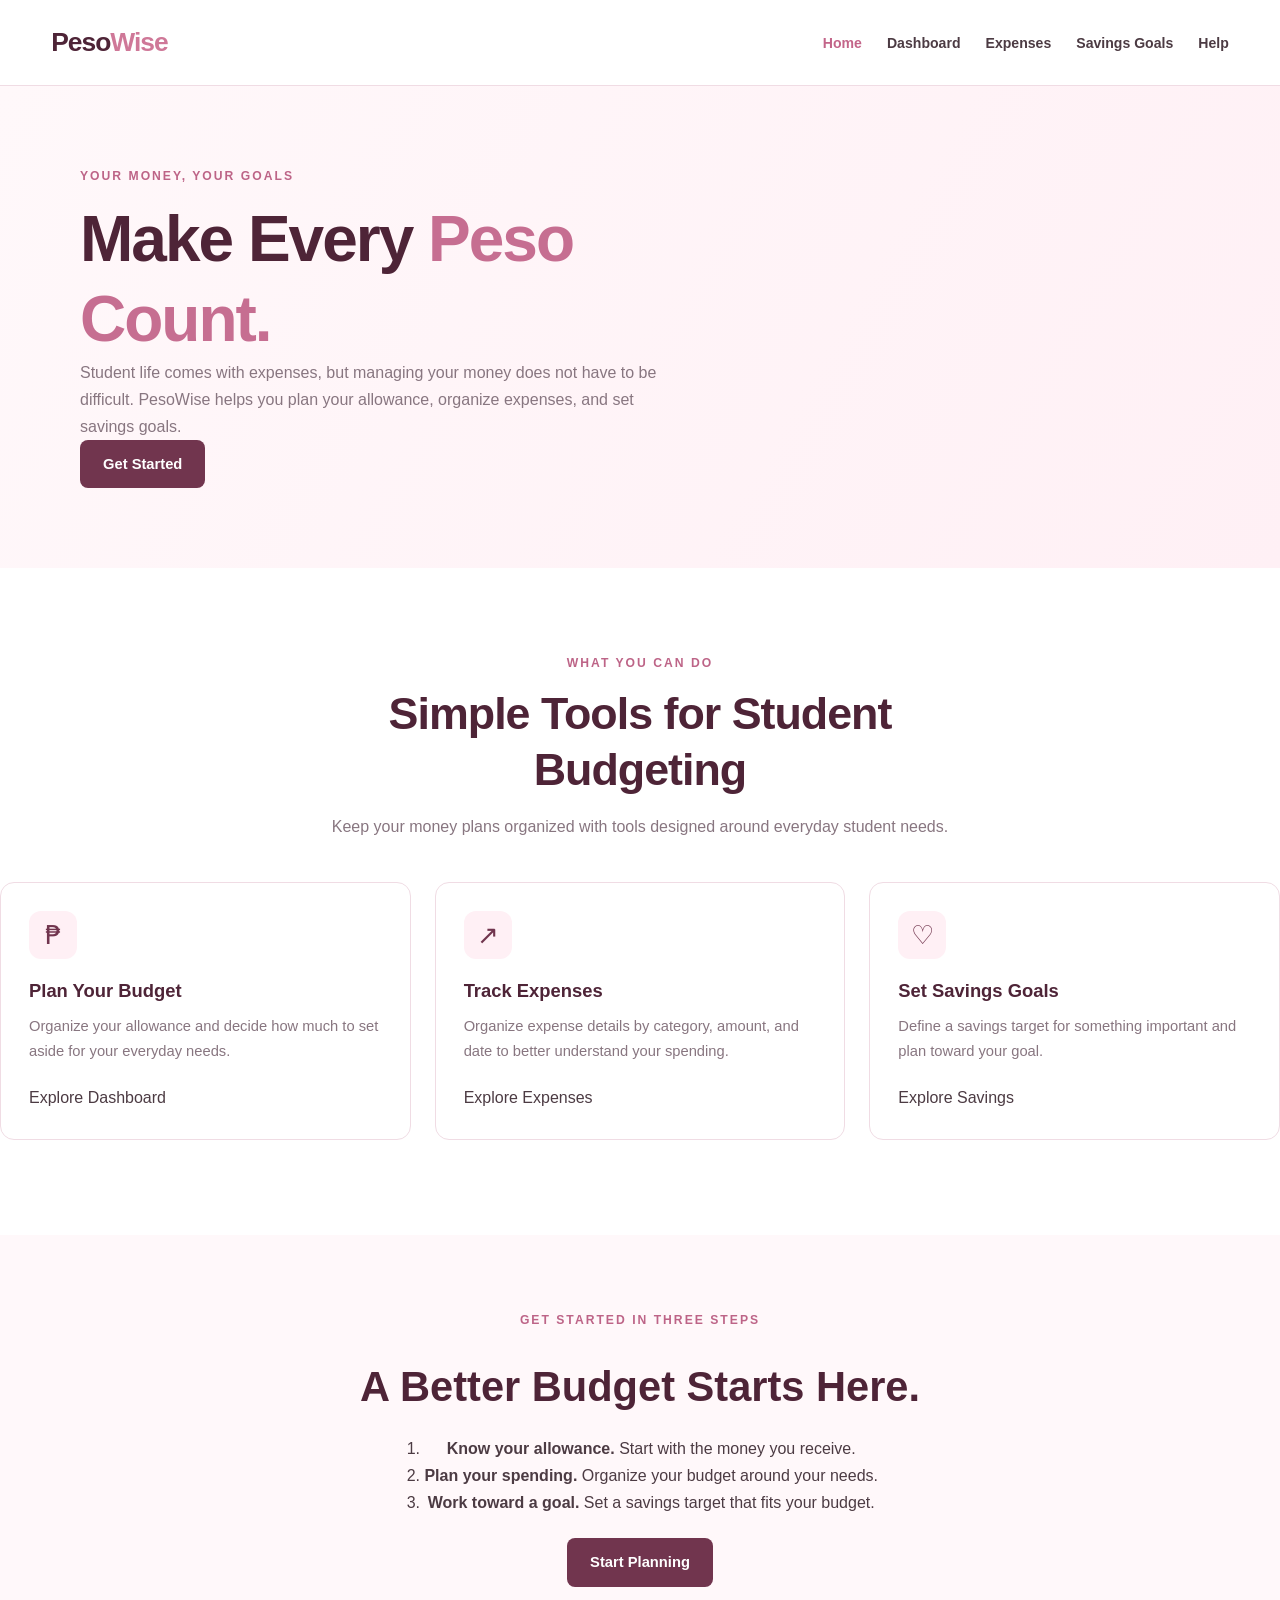
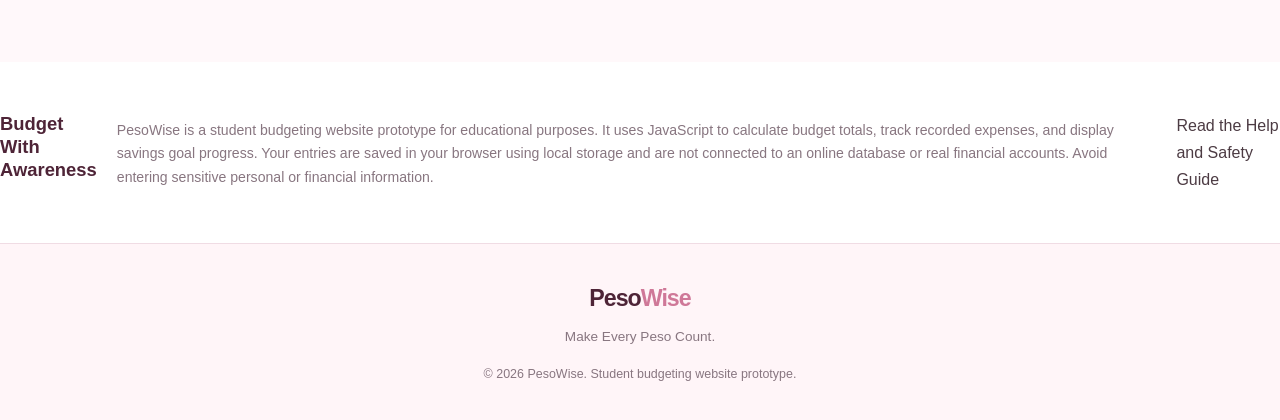
<file: index.html>
<!DOCTYPE html>
<html lang="en">
<head>
    <meta charset="UTF-8">
    <meta name="viewport" content="width=device-width, initial-scale=1.0">
    <meta name="description" content="Manage your allowance, track expenses, and plan savings with PesoWise.">
    <title>Home | PesoWise</title>
    <link rel="stylesheet" href="style.css">
</head>
<body>

    <header class="site-header">
        <nav class="navbar" aria-label="Main navigation">
            <a href="index.html" class="logo">Peso<span>Wise</span></a>

            <ul class="nav-links">
                <li><a href="index.html" aria-current="page">Home</a></li>
                <li><a href="dashboard.html">Dashboard</a></li>
                <li><a href="transactions.html">Expenses</a></li>
                <li><a href="savings.html">Savings Goals</a></li>
                <li><a href="confirmation.html">Help</a></li>
            </ul>
        </nav>
    </header>

    <main>

        <section class="hero">
            <div class="hero-content">
                <p class="eyebrow">YOUR MONEY, YOUR GOALS</p>
                <h1>Make Every <span>Peso Count.</span></h1>
                <p>
                    Student life comes with expenses, but managing your
                    money does not have to be difficult. PesoWise helps
                    you plan your allowance, organize expenses, and set
                    savings goals.
                </p>
                <a href="dashboard.html" class="button button-primary">
                    Get Started
                </a>
            </div>
        </section>

        <section class="features">
            <div class="section-heading">
                <p class="eyebrow">WHAT YOU CAN DO</p>
                <h2>Simple Tools for Student Budgeting</h2>
                <p>
                    Keep your money plans organized with tools designed
                    around everyday student needs.
                </p>
            </div>

            <div class="feature-grid">
                <article class="feature-card">
                    <div class="feature-icon" aria-hidden="true">₱</div>
                    <h3>Plan Your Budget</h3>
                    <p>
                        Organize your allowance and decide how much to
                        set aside for your everyday needs.
                    </p>
                    <a href="dashboard.html">Explore Dashboard</a>
                </article>

                <article class="feature-card">
                    <div class="feature-icon" aria-hidden="true">↗</div>
                    <h3>Track Expenses</h3>
                    <p>
                        Organize expense details by category, amount,
                        and date to better understand your spending.
                    </p>
                    <a href="transactions.html">Explore Expenses</a>
                </article>

                <article class="feature-card">
                    <div class="feature-icon" aria-hidden="true">♡</div>
                    <h3>Set Savings Goals</h3>
                    <p>
                        Define a savings target for something important
                        and plan toward your goal.
                    </p>
                    <a href="savings.html">Explore Savings</a>
                </article>
            </div>
        </section>

        <section class="getting-started">
            <div class="getting-started-content">
                <p class="eyebrow">GET STARTED IN THREE STEPS</p>
                <h2>A Better Budget Starts Here.</h2>

                <ol>
                    <li>
                        <strong>Know your allowance.</strong>
                        Start with the money you receive.
                    </li>
                    <li>
                        <strong>Plan your spending.</strong>
                        Organize your budget around your needs.
                    </li>
                    <li>
                        <strong>Work toward a goal.</strong>
                        Set a savings target that fits your budget.
                    </li>
                </ol>

                <a href="dashboard.html" class="button button-primary">
                    Start Planning
                </a>
            </div>
        </section>

        <section class="privacy-note">
            <h2>Budget With Awareness</h2>
            <p>
                PesoWise is a student budgeting website prototype for
                educational purposes. It uses JavaScript to calculate
                budget totals, track recorded expenses, and display
                savings goal progress. Your entries are saved in your
                browser using local storage and are not connected to
                an online database or real financial accounts.
                Avoid entering sensitive personal or financial information.
            </p>
            <a href="confirmation.html">Read the Help and Safety Guide</a>
        </section>

    </main>

    <footer class="site-footer">
        <a href="index.html" class="logo">Peso<span>Wise</span></a>
        <p>Make Every Peso Count.</p>
        <p class="copyright">
            &copy; 2026 PesoWise. Student budgeting website prototype.
        </p>
    </footer>

    <script src="script.js"></script>

</body>
</html>
</file>
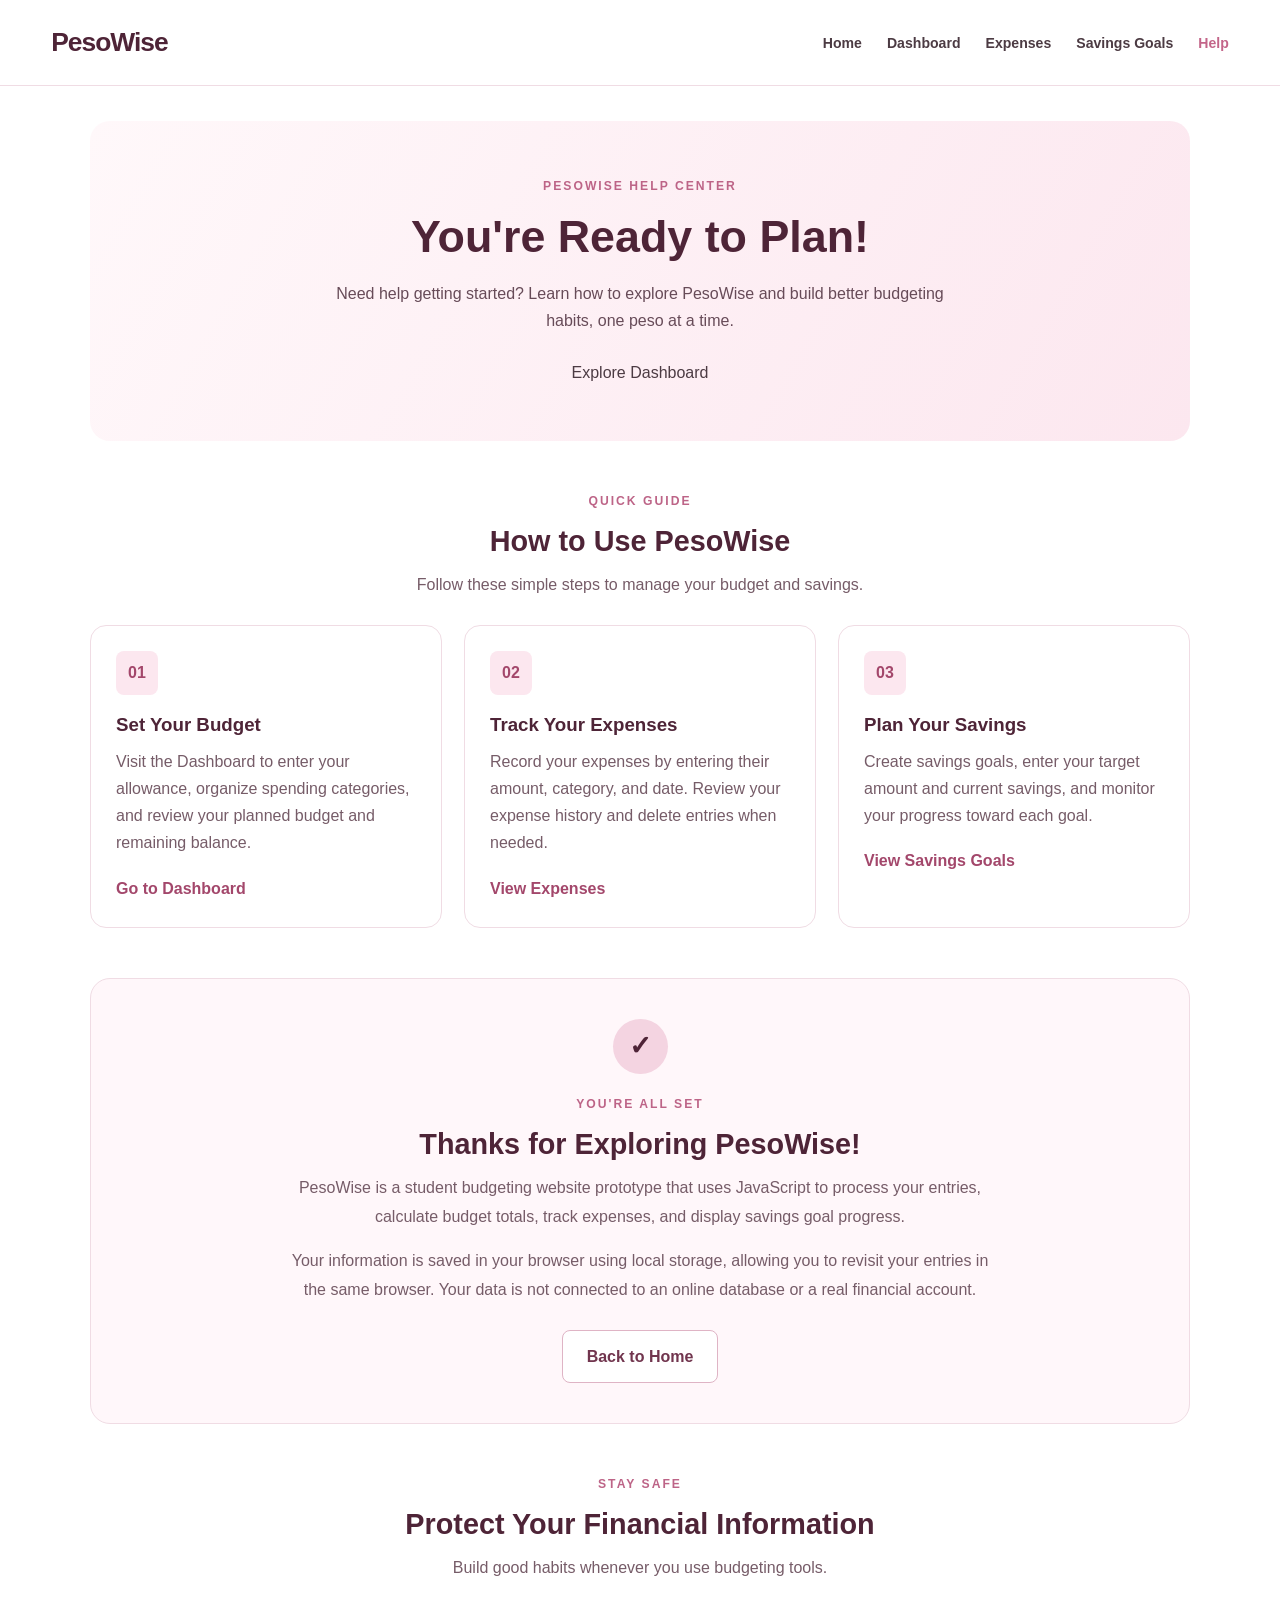
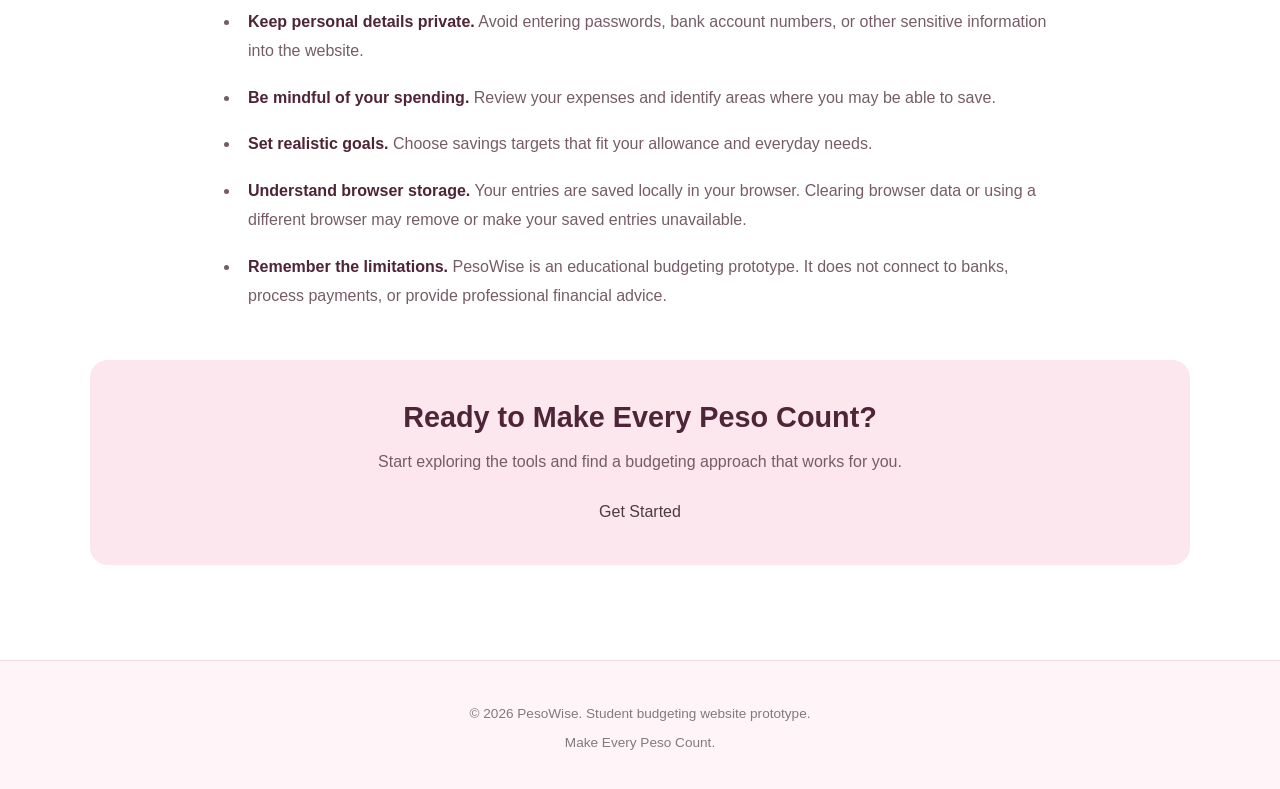
<file: confirmation.html>
<!DOCTYPE html>
<html lang="en">
<head>
    <meta charset="UTF-8">
    <meta name="viewport" content="width=device-width, initial-scale=1.0">
    <meta name="description" content="Learn how to use PesoWise to manage your allowance, expenses, and savings goals.">
    <title>Help and Information | PesoWise</title>
    <link rel="stylesheet" href="style.css">
</head>
<body class="help-page">

    <header class="site-header">
        <nav class="navbar" aria-label="Main navigation">
            <a href="index.html" class="logo">PesoWise</a>

            <ul class="nav-links">
                <li><a href="index.html">Home</a></li>
                <li><a href="dashboard.html">Dashboard</a></li>
                <li><a href="transactions.html">Expenses</a></li>
                <li><a href="savings.html">Savings Goals</a></li>
                <li><a href="confirmation.html" class="active" aria-current="page">Help</a></li>
            </ul>
        </nav>
    </header>

    <main class="help-container">

        <section class="help-hero">
            <p class="section-label">PESOWISE HELP CENTER</p>
            <h1>You're Ready to Plan!</h1>
            <p>
                Need help getting started? Learn how to explore PesoWise
                and build better budgeting habits, one peso at a time.
            </p>
            <a href="dashboard.html" class="primary-button">Explore Dashboard</a>
        </section>

        <section class="help-section">
            <div class="section-heading">
                <p class="section-label">QUICK GUIDE</p>
                <h2>How to Use PesoWise</h2>
                <p>Follow these simple steps to manage your budget and savings.</p>
            </div>

            <div class="help-cards">
                <article class="help-card">
                    <span class="help-number">01</span>
                    <h3>Set Your Budget</h3>
                    <p>
                        Visit the Dashboard to enter your allowance,
                        organize spending categories, and review your
                        planned budget and remaining balance.
                    </p>
                    <a href="dashboard.html">Go to Dashboard</a>
                </article>

                <article class="help-card">
                    <span class="help-number">02</span>
                    <h3>Track Your Expenses</h3>
                    <p>
                        Record your expenses by entering their amount,
                        category, and date. Review your expense history
                        and delete entries when needed.
                    </p>
                    <a href="transactions.html">View Expenses</a>
                </article>

                <article class="help-card">
                    <span class="help-number">03</span>
                    <h3>Plan Your Savings</h3>
                    <p>
                        Create savings goals, enter your target amount
                        and current savings, and monitor your progress
                        toward each goal.
                    </p>
                    <a href="savings.html">View Savings Goals</a>
                </article>
            </div>
        </section>

        <section class="confirmation-panel">
            <div class="confirmation-icon" aria-hidden="true">✓</div>
            <p class="section-label">YOU'RE ALL SET</p>
            <h2>Thanks for Exploring PesoWise!</h2>
            <p>
                PesoWise is a student budgeting website prototype that
                uses JavaScript to process your entries, calculate
                budget totals, track expenses, and display savings goal
                progress.
            </p>
            <p>
                Your information is saved in your browser using local
                storage, allowing you to revisit your entries in the
                same browser. Your data is not connected to an online
                database or a real financial account.
            </p>
            <a href="index.html" class="secondary-button">Back to Home</a>
        </section>

        <section class="privacy-section">
            <div class="section-heading">
                <p class="section-label">STAY SAFE</p>
                <h2>Protect Your Financial Information</h2>
                <p>Build good habits whenever you use budgeting tools.</p>
            </div>

            <ul class="privacy-list">
                <li>
                    <strong>Keep personal details private.</strong>
                    Avoid entering passwords, bank account numbers, or
                    other sensitive information into the website.
                </li>
                <li>
                    <strong>Be mindful of your spending.</strong>
                    Review your expenses and identify areas where you
                    may be able to save.
                </li>
                <li>
                    <strong>Set realistic goals.</strong>
                    Choose savings targets that fit your allowance
                    and everyday needs.
                </li>
                <li>
                    <strong>Understand browser storage.</strong>
                    Your entries are saved locally in your browser.
                    Clearing browser data or using a different browser
                    may remove or make your saved entries unavailable.
                </li>
                <li>
                    <strong>Remember the limitations.</strong>
                    PesoWise is an educational budgeting prototype.
                    It does not connect to banks, process payments,
                    or provide professional financial advice.
                </li>
            </ul>
        </section>

        <section class="help-footer-cta">
            <h2>Ready to Make Every Peso Count?</h2>
            <p>
                Start exploring the tools and find a budgeting approach
                that works for you.
            </p>
            <a href="dashboard.html" class="primary-button">Get Started</a>
        </section>

    </main>

    <footer class="site-footer">
        <p>&copy; 2026 PesoWise. Student budgeting website prototype.</p>
        <p>Make Every Peso Count.</p>
    </footer>

    <script src="script.js"></script>

</body>
</html>
</file>
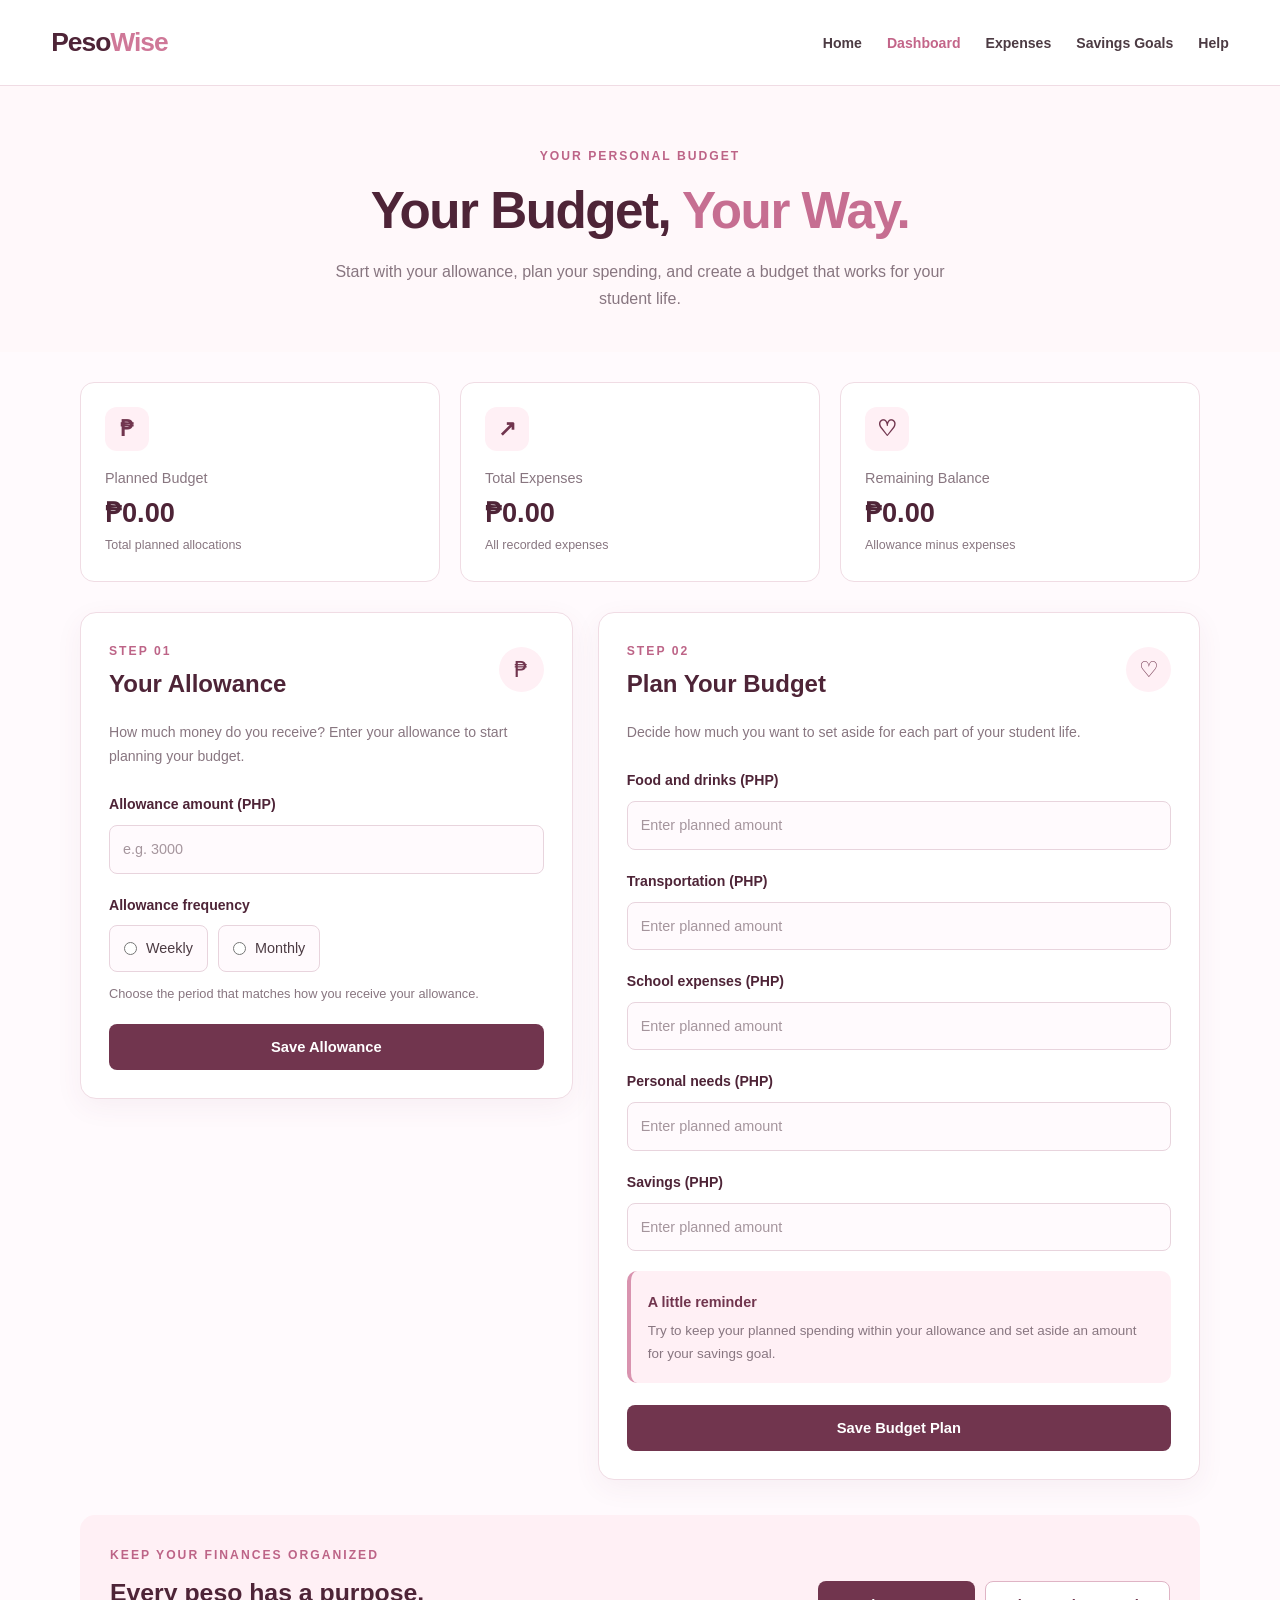
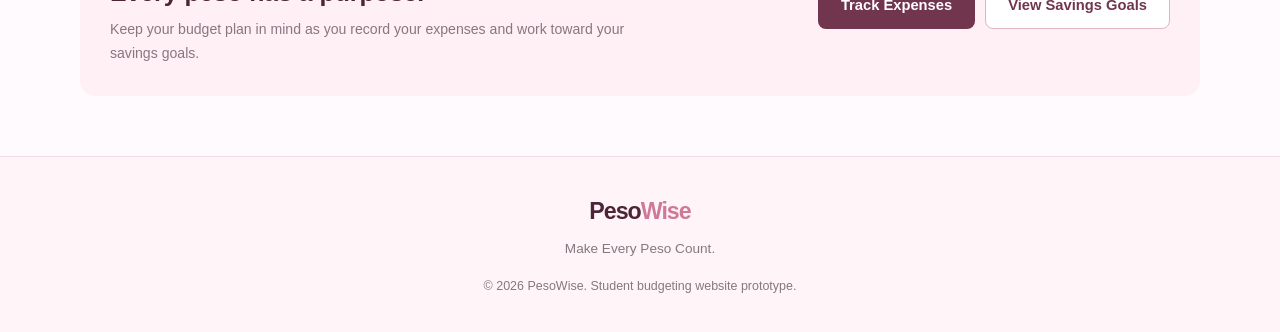
<file: dashboard.html>
<!DOCTYPE html>
<html lang="en">
<head>
    <meta charset="UTF-8">
    <meta name="viewport" content="width=device-width, initial-scale=1.0">
    <meta name="description" content="Plan your allowance and organize your budget with PesoWise.">
    <title>Budget Dashboard | PesoWise</title>
    <link rel="stylesheet" href="style.css">
</head>
<body>

    <header class="site-header">
        <nav class="navbar" aria-label="Main navigation">
            <a href="index.html" class="logo">Peso<span>Wise</span></a>

            <ul class="nav-links">
                <li><a href="index.html">Home</a></li>
                <li><a href="dashboard.html" aria-current="page">Dashboard</a></li>
                <li><a href="transactions.html">Expenses</a></li>
                <li><a href="savings.html">Savings Goals</a></li>
                <li><a href="confirmation.html">Help</a></li>
            </ul>
        </nav>
    </header>

    <main class="dashboard-page">

        <section class="dashboard-intro">
            <p class="eyebrow">YOUR PERSONAL BUDGET</p>
            <h1>Your Budget, <span>Your Way.</span></h1>
            <p>
                Start with your allowance, plan your spending,
                and create a budget that works for your student life.
            </p>
        </section>

        <section class="budget-overview" aria-label="Budget overview">
            <article class="overview-card">
                <div class="overview-icon" aria-hidden="true">₱</div>
                <p>Planned Budget</p>
                <h2>₱ —</h2>
                <span>Enter your budget below</span>
            </article>

            <article class="overview-card">
                <div class="overview-icon" aria-hidden="true">↗</div>
                <p>Total Expenses</p>
                <h2>₱ —</h2>
                <span>All recorded expenses</span>
            </article>

            <article class="overview-card">
                <div class="overview-icon" aria-hidden="true">♡</div>
                <p>Remaining Balance</p>
                <h2>₱ —</h2>
                <span>Allowance minus recorded expenses</span>
            </article>
        </section>

        <div class="dashboard-layout">

            <section class="dashboard-panel allowance-panel">
                <div class="panel-heading">
                    <div>
                        <p class="eyebrow">STEP 01</p>
                        <h2>Your Allowance</h2>
                    </div>
                    <span class="panel-symbol" aria-hidden="true">₱</span>
                </div>

                <p class="panel-description">
                    How much money do you receive? Enter your allowance
                    to start planning your budget.
                </p>

                <form id="allowance-form">
                    <div class="form-group">
                        <label for="allowance">Allowance amount (PHP)</label>
                        <input
                            type="number"
                            id="allowance"
                            name="allowance"
                            min="0"
                            step="0.01"
                            placeholder="e.g. 3000"
                            required
                        >
                    </div>

                    <fieldset class="form-group">
                        <legend>Allowance frequency</legend>

                        <div class="choice-group">
                            <label class="choice-option">
                                <input
                                    type="radio"
                                    name="frequency"
                                    value="weekly"
                                    required
                                >
                                Weekly
                            </label>

                            <label class="choice-option">
                                <input
                                    type="radio"
                                    name="frequency"
                                    value="monthly"
                                >
                                Monthly
                            </label>
                        </div>
                    </fieldset>

                    <p class="form-hint">
                        Choose the period that matches how you receive
                        your allowance.
                    </p>

                    <button type="submit" class="button button-primary">
                        Save Allowance
                    </button>
                </form>
            </section>

            <section class="dashboard-panel category-panel">
                <div class="panel-heading">
                    <div>
                        <p class="eyebrow">STEP 02</p>
                        <h2>Plan Your Budget</h2>
                    </div>
                    <span class="panel-symbol" aria-hidden="true">♡</span>
                </div>

                <p class="panel-description">
                    Decide how much you want to set aside for each
                    part of your student life.
                </p>

                <form id="budget-form">
                    <div class="form-group">
                        <label for="food">Food and drinks (PHP)</label>
                        <input
                            type="number"
                            id="food"
                            name="food"
                            min="0"
                            step="0.01"
                            placeholder="Enter planned amount"
                            required
                        >
                    </div>

                    <div class="form-group">
                        <label for="transport">Transportation (PHP)</label>
                        <input
                            type="number"
                            id="transport"
                            name="transport"
                            min="0"
                            step="0.01"
                            placeholder="Enter planned amount"
                            required
                        >
                    </div>

                    <div class="form-group">
                        <label for="school">School expenses (PHP)</label>
                        <input
                            type="number"
                            id="school"
                            name="school"
                            min="0"
                            step="0.01"
                            placeholder="Enter planned amount"
                            required
                        >
                    </div>

                    <div class="form-group">
                        <label for="personal">Personal needs (PHP)</label>
                        <input
                            type="number"
                            id="personal"
                            name="personal"
                            min="0"
                            step="0.01"
                            placeholder="Enter planned amount"
                            required
                        >
                    </div>

                    <div class="form-group">
                        <label for="budget-savings">Savings (PHP)</label>
                        <input
                            type="number"
                            id="budget-savings"
                            name="savings"
                            min="0"
                            step="0.01"
                            placeholder="Enter planned amount"
                            required
                        >
                    </div>

                    <div class="budget-tip">
                        <strong>A little reminder</strong>
                        <p>
                            Try to keep your planned spending within
                            your allowance and set aside an amount
                            for your savings goal.
                        </p>
                    </div>

                    <button type="submit" class="button button-primary">
                        Save Budget Plan
                    </button>
                </form>
            </section>

        </div>

        <section class="dashboard-bottom">
            <div>
                <p class="eyebrow">KEEP YOUR FINANCES ORGANIZED</p>
                <h2>Every peso has a purpose.</h2>
                <p>
                    Keep your budget plan in mind as you record your
                    expenses and work toward your savings goals.
                </p>
            </div>

            <div class="bottom-actions">
                <a href="transactions.html" class="button button-primary">
                    Track Expenses
                </a>

                <a href="savings.html" class="button button-secondary">
                    View Savings Goals
                </a>
            </div>
        </section>

    </main>

    <footer class="site-footer">
        <a href="index.html" class="logo">Peso<span>Wise</span></a>
        <p>Make Every Peso Count.</p>
        <p class="copyright">
            &copy; 2026 PesoWise. Student budgeting website prototype.
        </p>
    </footer>

    <script src="script.js"></script>

</body>
</html>
</file>
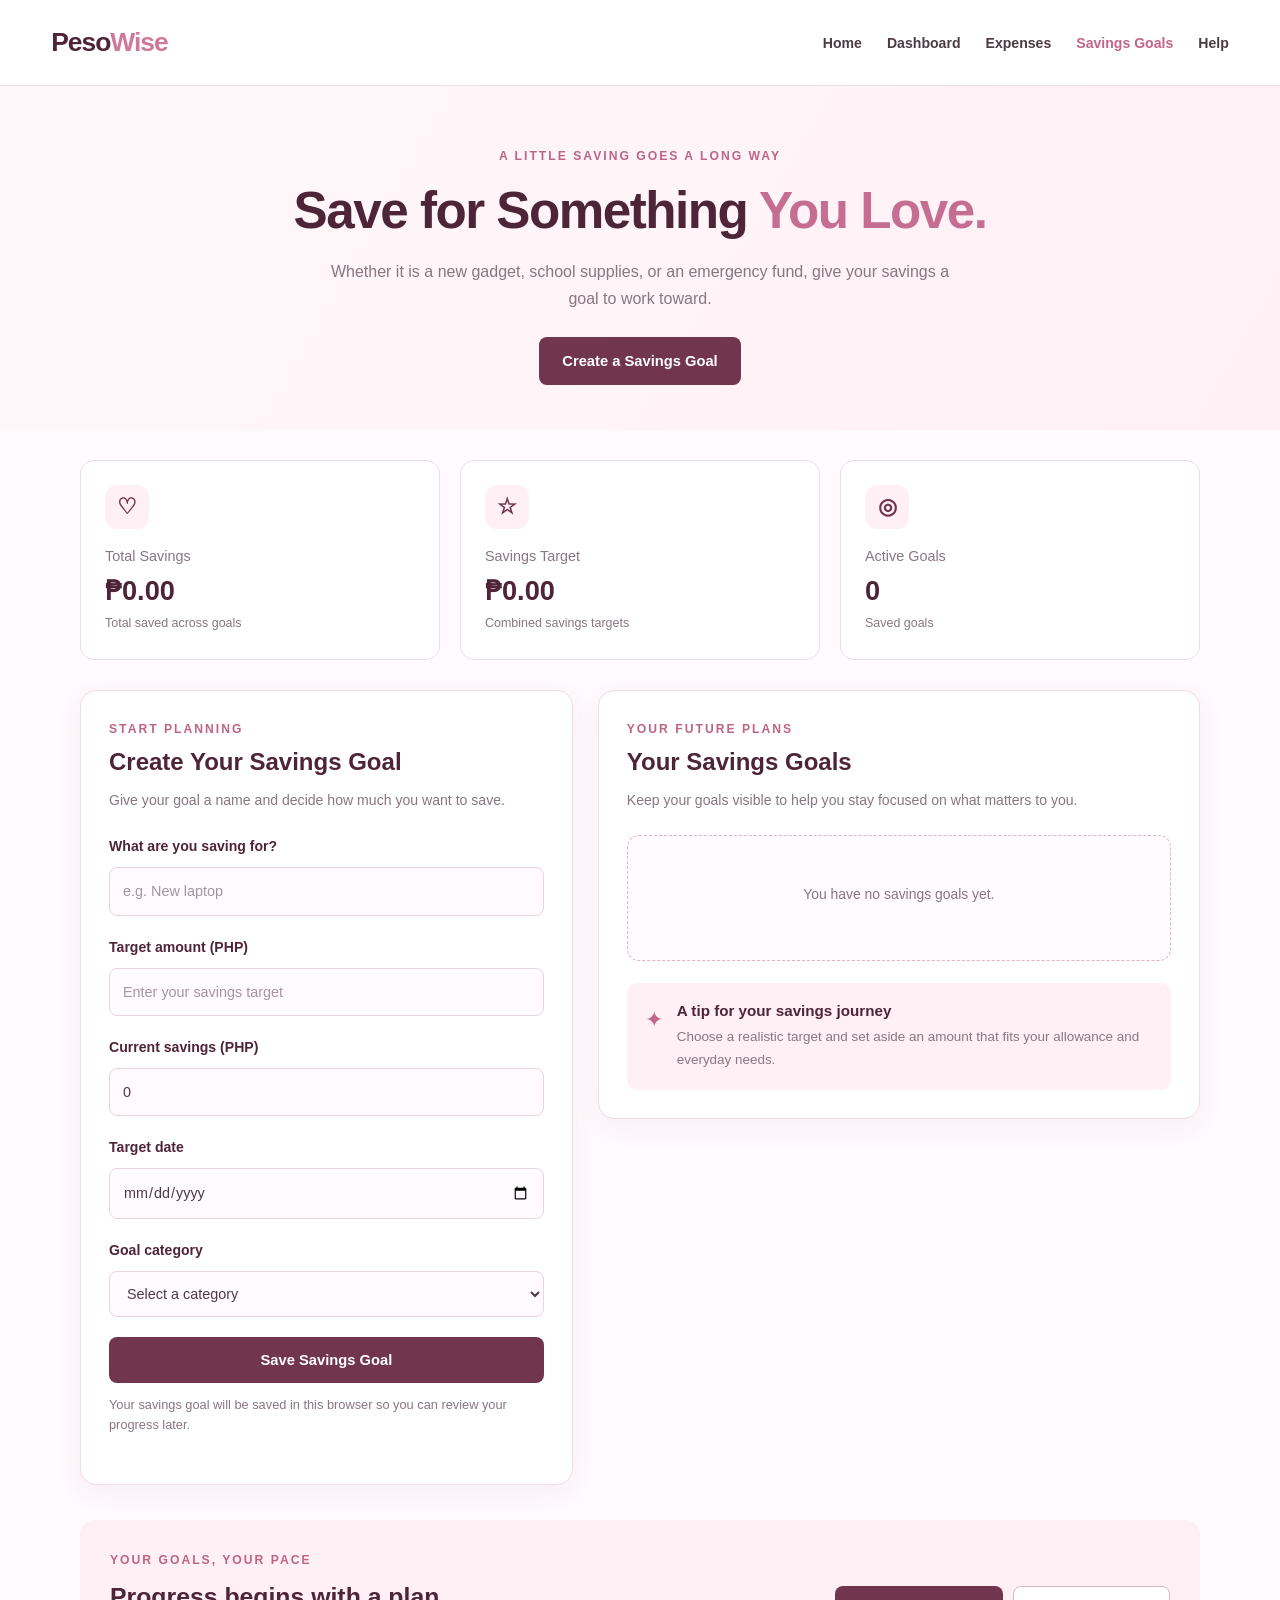
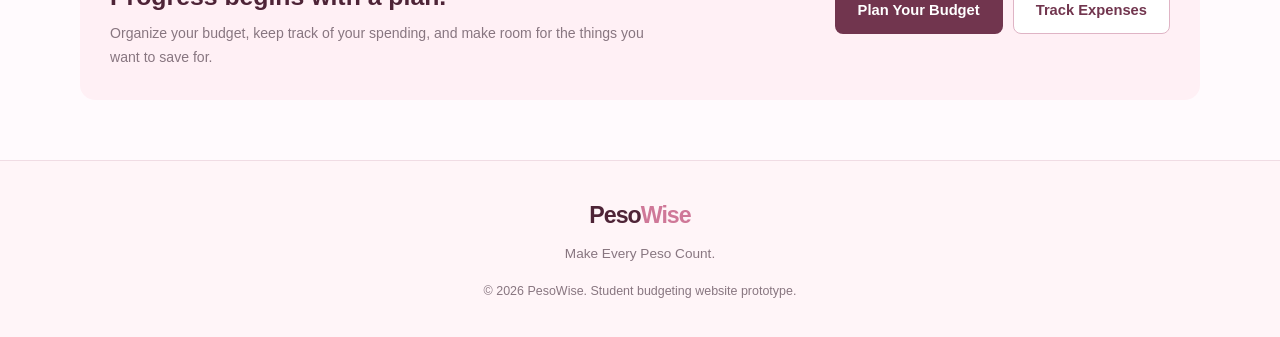
<file: savings.html>
<!DOCTYPE html>
<html lang="en">
<head>
    <meta charset="UTF-8">
    <meta name="viewport" content="width=device-width, initial-scale=1.0">
    <meta name="description" content="Set personal savings goals and plan your savings with PesoWise.">
    <title>Savings Goals | PesoWise</title>
    <link rel="stylesheet" href="style.css">
</head>
<body>

    <header class="site-header">
        <nav class="navbar" aria-label="Main navigation">
            <a href="index.html" class="logo">Peso<span>Wise</span></a>

            <ul class="nav-links">
                <li><a href="index.html">Home</a></li>
                <li><a href="dashboard.html">Dashboard</a></li>
                <li><a href="transactions.html">Expenses</a></li>
                <li><a href="savings.html" aria-current="page">Savings Goals</a></li>
                <li><a href="confirmation.html">Help</a></li>
            </ul>
        </nav>
    </header>

    <main class="savings-page">

        <section class="savings-intro">
            <p class="eyebrow">A LITTLE SAVING GOES A LONG WAY</p>
            <h1>Save for Something <span>You Love.</span></h1>
            <p>
                Whether it is a new gadget, school supplies, or an
                emergency fund, give your savings a goal to work toward.
            </p>

            <a href="#create-goal" class="button button-primary">
                Create a Savings Goal
            </a>
        </section>

        <section class="savings-overview" aria-label="Savings overview">

            <article class="savings-overview-card">
                <div class="savings-overview-icon" aria-hidden="true">♡</div>
                <p>Total Savings</p>
                <h2>₱ —</h2>
                <span>Total saved across your goals</span>
            </article>

            <article class="savings-overview-card">
                <div class="savings-overview-icon" aria-hidden="true">☆</div>
                <p>Savings Target</p>
                <h2>₱ —</h2>
                <span>Combined savings targets</span>
            </article>

            <article class="savings-overview-card">
                <div class="savings-overview-icon" aria-hidden="true">◎</div>
                <p>Active Goals</p>
                <h2>—</h2>
                <span>Your saved savings goals</span>
            </article>

        </section>

        <div class="savings-layout">

            <section class="savings-form-panel" id="create-goal">

                <div class="savings-panel-heading">
                    <p class="eyebrow">START PLANNING</p>
                    <h2>Create Your Savings Goal</h2>
                    <p>
                        Give your goal a name and decide how much
                        you want to save.
                    </p>
                </div>

                <form id="savings-form">

                    <div class="form-group">
                        <label for="goal-name">What are you saving for?</label>
                        <input
                            type="text"
                            id="goal-name"
                            name="goal"
                            placeholder="e.g. New laptop"
                            maxlength="100"
                            required
                        >
                    </div>

                    <div class="form-group">
                        <label for="target-amount">Target amount (PHP)</label>
                        <input
                            type="number"
                            id="target-amount"
                            name="target_amount"
                            min="0.01"
                            step="0.01"
                            placeholder="Enter your savings target"
                            required
                        >
                    </div>

                    <div class="form-group">
                        <label for="current-savings">Current savings (PHP)</label>
                        <input
                            type="number"
                            id="current-savings"
                            name="current_savings"
                            min="0"
                            step="0.01"
                            placeholder="Enter what you have saved"
                            value="0"
                            required
                        >
                    </div>

                    <div class="form-group">
                        <label for="target-date">Target date</label>
                        <input
                            type="date"
                            id="target-date"
                            name="target_date"
                            required
                        >
                    </div>

                    <div class="form-group">
                        <label for="goal-category">Goal category</label>
                        <select
                            id="goal-category"
                            name="category"
                            required
                        >
                            <option value="" disabled selected>
                                Select a category
                            </option>
                            <option value="education">Education</option>
                            <option value="technology">Gadgets and Technology</option>
                            <option value="personal">Personal Purchase</option>
                            <option value="emergency">Emergency Savings</option>
                            <option value="travel">Travel and Experiences</option>
                            <option value="other">Other</option>
                        </select>
                    </div>

                    <button type="submit" class="button button-primary">
                        Save Savings Goal
                    </button>

                    <p class="form-hint savings-form-hint">
                        Your savings goal will be saved in this browser
                        so you can review your progress later.
                    </p>

                </form>
            </section>

            <section class="savings-goals-panel">

                <div class="savings-panel-heading">
                    <p class="eyebrow">YOUR FUTURE PLANS</p>
                    <h2>Your Savings Goals</h2>
                    <p>
                        Keep your goals visible to help you stay
                        focused on what matters to you.
                    </p>
                </div>

                <div class="empty-goals">
                    <div class="empty-goals-icon" aria-hidden="true">♡</div>
                    <h3>Your goals start here.</h3>
                    <p>
                        Create your first savings goal to see your
                        target, current savings, and progress here.
                    </p>
                    <a href="#create-goal" class="text-link">
                        Plan your first goal &rarr;
                    </a>
                </div>

                <div class="savings-tip">
                    <span class="tip-icon" aria-hidden="true">✦</span>
                    <div>
                        <h3>A tip for your savings journey</h3>
                        <p>
                            Choose a realistic target and set aside
                            an amount that fits your allowance and
                            everyday needs.
                        </p>
                    </div>
                </div>

            </section>

        </div>

        <section class="savings-bottom">
            <div>
                <p class="eyebrow">YOUR GOALS, YOUR PACE</p>
                <h2>Progress begins with a plan.</h2>
                <p>
                    Organize your budget, keep track of your spending,
                    and make room for the things you want to save for.
                </p>
            </div>

            <div class="savings-actions">
                <a href="dashboard.html" class="button button-primary">
                    Plan Your Budget
                </a>
                <a href="transactions.html" class="button button-secondary">
                    Track Expenses
                </a>
            </div>
        </section>

    </main>

    <footer class="site-footer">
        <a href="index.html" class="logo">Peso<span>Wise</span></a>
        <p>Make Every Peso Count.</p>
        <p class="copyright">
            &copy; 2026 PesoWise. Student budgeting website prototype.
        </p>
    </footer>

    <script src="script.js"></script>

</body>
</html>
</file>
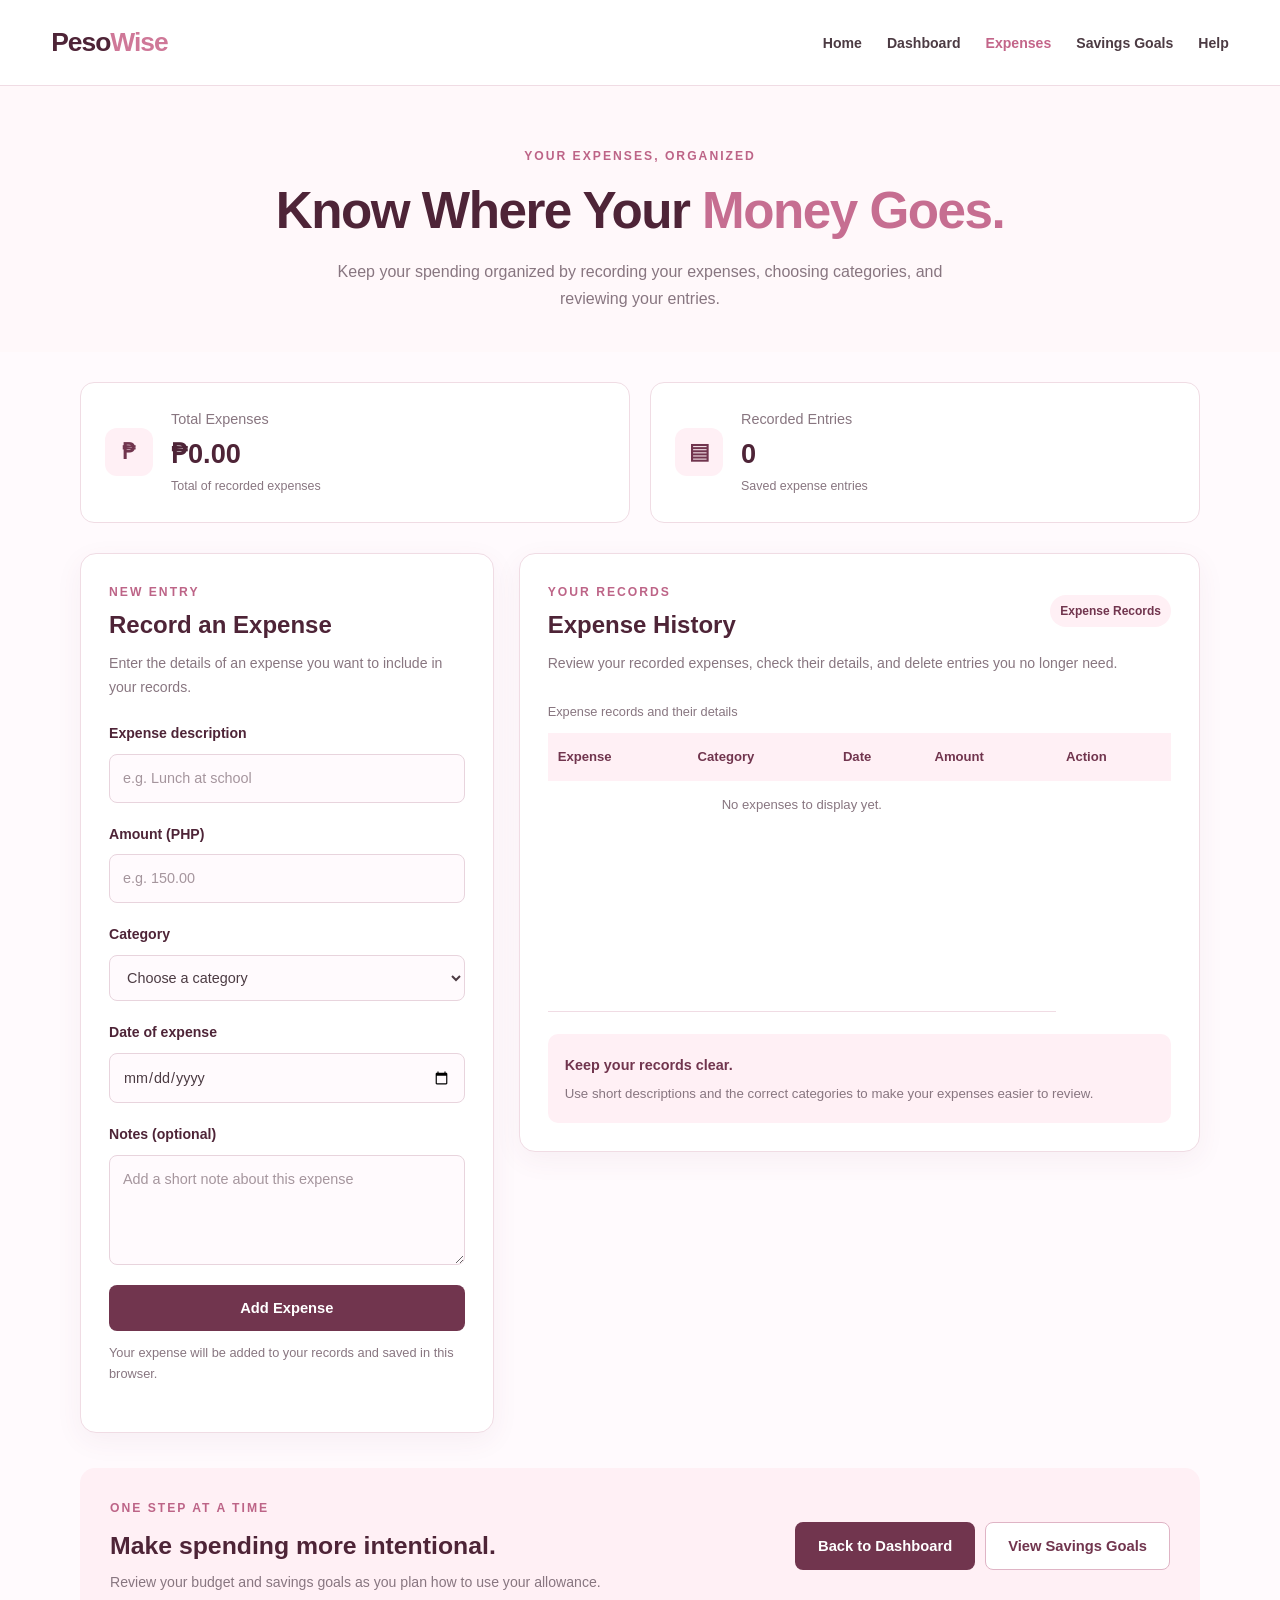
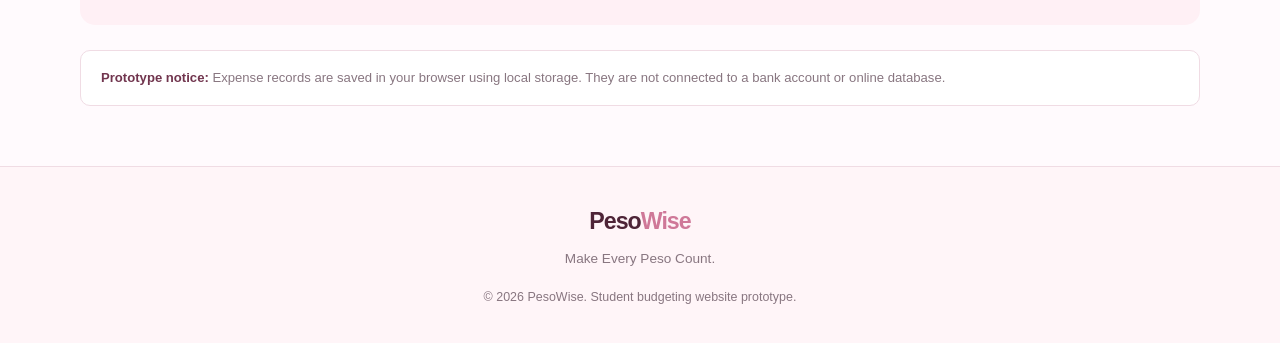
<file: transactions.html>
<!DOCTYPE html>
<html lang="en">
<head>
    <meta charset="UTF-8">
    <meta name="viewport" content="width=device-width, initial-scale=1.0">
    <meta name="description" content="Organize and track your daily expenses with PesoWise.">
    <title>Expense Tracker | PesoWise</title>
    <link rel="stylesheet" href="style.css">
</head>
<body>

    <header class="site-header">
        <nav class="navbar" aria-label="Main navigation">
            <a href="index.html" class="logo">Peso<span>Wise</span></a>

            <ul class="nav-links">
                <li><a href="index.html">Home</a></li>
                <li><a href="dashboard.html">Dashboard</a></li>
                <li><a href="transactions.html" aria-current="page">Expenses</a></li>
                <li><a href="savings.html">Savings Goals</a></li>
                <li><a href="confirmation.html">Help</a></li>
            </ul>
        </nav>
    </header>

    <main class="transactions-page">

        <section class="transactions-intro">
            <p class="eyebrow">YOUR EXPENSES, ORGANIZED</p>
            <h1>Know Where Your <span>Money Goes.</span></h1>
            <p>
                Keep your spending organized by recording your expenses,
                choosing categories, and reviewing your entries.
            </p>
        </section>

        <section class="transaction-summary" aria-label="Expense summary">
            <article class="transaction-summary-card">
                <div class="summary-icon" aria-hidden="true">₱</div>
                <div>
                    <p>Total Expenses</p>
                    <h2>₱ —</h2>
                    <span>Enter expenses to get started</span>
                </div>
            </article>

            <article class="transaction-summary-card">
                <div class="summary-icon" aria-hidden="true">▤</div>
                <div>
                    <p>Recorded Entries</p>
                    <h2>—</h2>
                    <span>No records displayed yet</span>
                </div>
            </article>
        </section>

        <div class="transactions-layout">

            <section class="transaction-form-panel">
                <div class="transaction-panel-heading">
                    <p class="eyebrow">NEW ENTRY</p>
                    <h2>Record an Expense</h2>
                    <p>
                        Enter the details of an expense you want
                        to include in your records.
                    </p>
                </div>

                <form id="expense-form" method="get">

                    <div class="form-group">
                        <label for="expense-description">
                            Expense description
                        </label>
                        <input
                            type="text"
                            id="expense-description"
                            name="description"
                            placeholder="e.g. Lunch at school"
                            maxlength="100"
                            required
                        >
                    </div>

                    <div class="form-group">
                        <label for="expense-amount">Amount (PHP)</label>
                        <input
                            type="number"
                            id="expense-amount"
                            name="amount"
                            min="0.01"
                            step="0.01"
                            placeholder="e.g. 150.00"
                            required
                        >
                    </div>

                    <div class="form-group">
                        <label for="expense-category">Category</label>
                        <select
                            id="expense-category"
                            name="category"
                            required
                        >
                            <option value="" disabled selected>
                                Choose a category
                            </option>
                            <option value="food">Food and Drinks</option>
                            <option value="transport">Transportation</option>
                            <option value="school">School Expenses</option>
                            <option value="personal">Personal Needs</option>
                            <option value="bills">Bills and Subscriptions</option>
                            <option value="other">Other</option>
                        </select>
                    </div>

                    <div class="form-group">
                        <label for="expense-date">Date of expense</label>
                        <input
                            type="date"
                            id="expense-date"
                            name="date"
                            required
                        >
                    </div>

                    <div class="form-group">
                        <label for="expense-notes">
                            Notes (optional)
                        </label>
                        <textarea
                            id="expense-notes"
                            name="notes"
                            rows="3"
                            maxlength="250"
                            placeholder="Add a short note about this expense"
                        ></textarea>
                    </div>

                    <button type="submit" class="button button-primary">
                        Add Expense
                    </button>

                    <p class="form-hint transaction-form-hint">
                        Your expense will be added to your records
                        and saved in this browser.
                    </p>
                </form>
            </section>

            <section class="transaction-records-panel">
                <div class="records-heading">
                    <div>
                        <p class="eyebrow">YOUR RECORDS</p>
                        <h2>Expense History</h2>
                    </div>
                    <span class="records-badge">Expense Records</span>
                </div>

                <p class="records-description">
                    Review your recorded expenses, check their details,
                    and delete entries you no longer need.
                </p>

                <div class="table-wrapper">
                    <table class="expense-table">
                        <caption>
                            Expense records and their details
                        </caption>

                        <thead>
                            <tr>
                                <th scope="col">Expense</th>
                                <th scope="col">Category</th>
                                <th scope="col">Date</th>
                                <th scope="col">Amount</th>
                                <th scope="col">Action</th>
                            </tr>
                        </thead>

                        <tbody>
                            <tr>
                                <td colspan="5" class="empty-table">
                                    <span
                                        class="empty-table-icon"
                                        aria-hidden="true"
                                    >♡</span>

                                    <strong>No expenses to display</strong>

                                    <span>
                                        Add an expense using the form
                                        to see it listed here.
                                    </span>
                                </td>
                            </tr>
                        </tbody>
                    </table>
                </div>

                <div class="records-note">
                    <strong>Keep your records clear.</strong>
                    <p>
                        Use short descriptions and the correct categories
                        to make your expenses easier to review.
                    </p>
                </div>
            </section>

        </div>

        <section class="transactions-bottom">
            <div>
                <p class="eyebrow">ONE STEP AT A TIME</p>
                <h2>Make spending more intentional.</h2>
                <p>
                    Review your budget and savings goals as you plan
                    how to use your allowance.
                </p>
            </div>

            <div class="transactions-actions">
                <a href="dashboard.html" class="button button-primary">
                    Back to Dashboard
                </a>

                <a href="savings.html" class="button button-secondary">
                    View Savings Goals
                </a>
            </div>
        </section>

        <p class="prototype-notice">
            <strong>Prototype notice:</strong>
            Expense records are saved in your browser using local storage.
            They are not connected to a bank account or online database.
        </p>

    </main>

    <footer class="site-footer">
        <a href="index.html" class="logo">Peso<span>Wise</span></a>
        <p>Make Every Peso Count.</p>
        <p class="copyright">
            &copy; 2026 PesoWise. Student budgeting website prototype.
        </p>
    </footer>

    <script src="script.js"></script>

</body>
</html>
</file>
<file: style.css>
/* ==================================================
   PESOWISE | MAIN STYLESHEET
   HTML5 + External CSS only
   ================================================== */


/* ---------- 1. COLOR PALETTE ---------- */

:root {
    --pink: #e9a6bd;
    --pink-light: #fff0f5;
    --pink-pale: #fff8fa;
    --berry: #71354e;
    --berry-dark: #4e2437;
    --text: #4c3b43;
    --muted: #887680;
    --white: #ffffff;
    --border: #f0dce4;

    --shadow: 0 8px 28px rgba(113, 53, 78, 0.06);
    --shadow-hover: 0 14px 32px rgba(113, 53, 78, 0.10);

    --radius-small: 8px;
    --radius-medium: 14px;
    --radius-large: 18px;

    --content-width: 1120px;
}


/* ---------- 2. RESET AND GENERAL STYLES ---------- */

* {
    box-sizing: border-box;
    margin: 0;
    padding: 0;
}

html {
    scroll-behavior: smooth;
}

body {
    font-family: Arial, Helvetica, sans-serif;
    background-color: var(--white);
    color: var(--text);
    line-height: 1.7;
}

img {
    display: block;
    max-width: 100%;
}

a {
    color: inherit;
    text-decoration: none;
}

a:hover {
    color: #c36589;
}

a:focus-visible,
button:focus-visible,
input:focus-visible,
select:focus-visible,
textarea:focus-visible {
    outline: 3px solid var(--berry);
    outline-offset: 3px;
}

button,
input,
select,
textarea {
    font: inherit;
}

button {
    cursor: pointer;
}

h1,
h2,
h3,
h4 {
    color: var(--berry-dark);
    line-height: 1.25;
}

p {
    color: var(--muted);
}

ul,
ol {
    padding-left: 1.4rem;
}

.section-container {
    width: min(var(--content-width), 90%);
    margin: 0 auto;
}

.eyebrow,
.section-label {
    margin-bottom: 12px;
    color: #bd6487;
    font-size: 0.76rem;
    font-weight: 800;
    letter-spacing: 2px;
    text-transform: uppercase;
}

main {
    min-height: 60vh;
}


/* ---------- 3. NAVIGATION ---------- */

.site-header {
    position: relative;
    z-index: 2;
    background-color: var(--white);
    border-bottom: 1px solid var(--border);
}

.navbar {
    width: min(1200px, 92%);
    margin: 0 auto;
    padding: 20px 0;
    display: flex;
    align-items: center;
    justify-content: space-between;
    gap: 24px;
}

.logo {
    color: var(--berry-dark);
    font-size: 1.65rem;
    font-weight: 800;
    letter-spacing: -1px;
    white-space: nowrap;
}

.logo span {
    color: #cf7898;
}

.nav-links {
    list-style: none;
    padding: 0;
    display: flex;
    flex-wrap: wrap;
    align-items: center;
    justify-content: flex-end;
    gap: 12px 25px;
}

.nav-links a {
    display: inline-block;
    color: var(--text);
    font-size: 0.88rem;
    font-weight: 600;
    transition: color 0.2s ease;
}

.nav-links a:hover,
.nav-links a[aria-current="page"] {
    color: #c36589;
}


/* ---------- 4. BUTTONS AND LINKS ---------- */

.button {
    display: inline-block;
    padding: 12px 22px;
    border: 1px solid transparent;
    border-radius: var(--radius-small);
    font-size: 0.92rem;
    font-weight: 700;
    line-height: 1.5;
    text-align: center;
    transition:
        background-color 0.2s ease,
        border-color 0.2s ease,
        color 0.2s ease,
        transform 0.2s ease;
}

.button:hover {
    transform: translateY(-1px);
}

.button-primary {
    background-color: var(--berry);
    color: var(--white);
}

.button-primary:hover {
    background-color: var(--berry-dark);
    color: var(--white);
}

.button-secondary,
.secondary-button {
    border: 1px solid #dfb4c5;
    background-color: var(--white);
    color: var(--berry);
}

.button-secondary:hover,
.secondary-button:hover {
    border-color: var(--pink);
    background-color: var(--pink-light);
    color: var(--berry-dark);
}

.text-link {
    color: var(--berry);
    font-size: 0.88rem;
    font-weight: 700;
}

.text-link:hover {
    color: #c36589;
    text-decoration: underline;
}

.secondary-button {
    display: inline-block;
    margin-top: 10px;
    padding: 12px 24px;
    border-radius: var(--radius-small);
    font-weight: 700;
}


/* ---------- 5. HOME PAGE: HERO ---------- */

.hero {
    display: grid;
    grid-template-columns: 1.1fr 0.9fr;
    align-items: center;
    gap: 60px;
    overflow: hidden;
    padding: 80px max(5%, calc((100% - var(--content-width)) / 2));
    background: linear-gradient(
        120deg,
        var(--pink-pale),
        var(--pink-light)
    );
}

.hero-content {
    min-width: 0;
}

.hero h1 {
    max-width: 600px;
    color: var(--berry-dark);
    font-size: clamp(2.7rem, 5vw, 4.5rem);
    letter-spacing: -2px;
}

.hero h1 span,
.section-heading h2 span {
    color: #c66e91;
}

.hero-description {
    max-width: 520px;
    margin-top: 22px;
    font-size: 1.03rem;
}

.hero-actions {
    display: flex;
    flex-wrap: wrap;
    gap: 12px;
    margin-top: 28px;
}

.hero-note {
    margin-top: 18px;
    font-size: 0.82rem;
}


/* ---------- 6. HOME PAGE: WELCOME CARD ---------- */

.hero-visual {
    position: relative;
    min-width: 0;
    padding: 15px;
}

.welcome-card {
    position: relative;
    z-index: 1;
    padding: 32px;
    border: 1px solid #f2dce5;
    border-radius: 20px;
    background-color: var(--white);
    box-shadow: 0 18px 50px rgba(113, 53, 78, 0.09);
}

.card-label {
    color: #c16b8c;
    font-size: 0.72rem;
    font-weight: 800;
    letter-spacing: 1.8px;
}

.welcome-card h2 {
    margin-top: 8px;
    font-size: 1.8rem;
}

.welcome-card > p:not(.card-label) {
    margin-top: 10px;
    font-size: 0.92rem;
}

.mini-divider {
    height: 1px;
    margin: 25px 0;
    background-color: var(--border);
}

.welcome-item {
    display: flex;
    align-items: center;
    gap: 15px;
    margin-top: 20px;
}

.circle-icon {
    display: grid;
    flex-shrink: 0;
    width: 43px;
    height: 43px;
    place-items: center;
    border-radius: 50%;
    background-color: var(--pink-light);
    color: var(--berry);
    font-size: 0.78rem;
    font-weight: 800;
}

.welcome-item h3 {
    font-size: 0.98rem;
}

.welcome-item p {
    margin-top: 3px;
    font-size: 0.82rem;
}

.decorative-circle {
    position: absolute;
    top: -10px;
    right: -20px;
    width: 170px;
    height: 170px;
    border-radius: 50%;
    background-color: #f3cad9;
}


/* ---------- 7. HOME PAGE: FEATURES ---------- */

.features {
    padding: 85px 0 95px;
}

.features .section-heading {
    width: min(100%, 700px);
    margin: 0 auto;
    text-align: center;
}

.features .section-heading h2 {
    font-size: clamp(2rem, 4vw, 2.8rem);
    letter-spacing: -1px;
}

.features .section-heading > p:last-child {
    max-width: 650px;
    margin: 15px auto 0;
}

.feature-grid {
    display: grid;
    grid-template-columns: repeat(3, minmax(0, 1fr));
    gap: 24px;
    margin-top: 42px;
}

.feature-card {
    min-width: 0;
    padding: 28px;
    border: 1px solid var(--border);
    border-radius: var(--radius-medium);
    background-color: var(--white);
    transition: transform 0.2s ease, box-shadow 0.2s ease;
}

.feature-card:hover {
    transform: translateY(-4px);
    box-shadow: var(--shadow-hover);
}

.feature-icon {
    display: grid;
    width: 48px;
    height: 48px;
    margin-bottom: 20px;
    place-items: center;
    border-radius: 12px;
    background-color: var(--pink-light);
    color: var(--berry);
    font-size: 1.65rem;
}

.feature-card h3 {
    font-size: 1.15rem;
}

.feature-card p {
    margin: 12px 0 20px;
    font-size: 0.92rem;
}


/* ---------- 8. HOME PAGE: GETTING STARTED ---------- */

.getting-started {
    padding: 75px 5%;
    background-color: var(--pink-pale);
}

.getting-started-content {
    display: flex;
    width: min(800px, 100%);
    margin: 0 auto;
    flex-direction: column;
    align-items: center;
    gap: 22px;
    text-align: center;
}

.getting-started-content .eyebrow {
    margin-bottom: 8px;
}

.getting-started-content h2 {
    font-size: clamp(1.9rem, 4vw, 2.6rem);
}

/* FIXED NUMBERED LIST SPACING */

.steps-list {
    width: fit-content;
    max-width: 100%;
    padding-left: 1.5rem;
    margin: 0;
    text-align: left;
    list-style-position: outside;
}

.steps-list li {
    margin: 0 0 18px;
    padding-left: 0.25rem;
    text-indent: 0;
    color: var(--muted);
}

.steps-list li strong {
    display: inline;
    margin: 0;
    padding: 0;
}

.steps-list h3 {
    font-size: 1rem;
}

.steps-list p {
    margin-top: 5px;
    font-size: 0.88rem;
}

.step-number {
    color: #c36589;
    font-size: 0.95rem;
    font-weight: 800;
}

.getting-started-content > .button {
    align-self: center;
}


/* ---------- 9. PRIVACY NOTE ---------- */

.privacy-note {
    display: flex;
    align-items: flex-start;
    gap: 20px;
    padding-top: 50px;
    padding-bottom: 50px;
}

.privacy-icon {
    display: grid;
    flex-shrink: 0;
    width: 45px;
    height: 45px;
    place-items: center;
    border-radius: 50%;
    background-color: var(--pink-light);
    color: var(--berry);
    font-size: 1.5rem;
}

.privacy-note h2 {
    font-size: 1.15rem;
}

.privacy-note p {
    margin-top: 7px;
    font-size: 0.88rem;
}


/* ---------- 10. SHARED PAGE INTRODUCTIONS ---------- */

.dashboard-intro,
.transactions-intro,
.savings-intro {
    padding: 60px 5% 40px;
    text-align: center;
}

.dashboard-intro,
.transactions-intro {
    background-color: var(--pink-pale);
}

.savings-intro {
    padding-bottom: 45px;
    background: linear-gradient(120deg, var(--pink-pale), var(--pink-light));
}

.dashboard-intro .eyebrow,
.transactions-intro .eyebrow,
.savings-intro .eyebrow {
    margin-bottom: 12px;
}

.dashboard-intro h1,
.transactions-intro h1,
.savings-intro h1 {
    font-size: clamp(2.1rem, 4vw, 3.2rem);
    letter-spacing: -1.5px;
}

.dashboard-intro h1 span,
.transactions-intro h1 span,
.savings-intro h1 span {
    color: #c66e91;
}

.dashboard-intro > p:last-child,
.transactions-intro > p:last-child {
    max-width: 650px;
    margin: 15px auto 0;
}

.savings-intro > p:not(.eyebrow) {
    max-width: 650px;
    margin: 15px auto 25px;
}


/* ---------- 11. SHARED PAGE BACKGROUNDS ---------- */

.dashboard-page,
.transactions-page,
.savings-page {
    min-height: 70vh;
    padding-bottom: 60px;
    background-color: #fffafd;
}


/* ---------- 12. SHARED OVERVIEW CARDS ---------- */

.budget-overview,
.transaction-summary,
.savings-overview {
    width: min(var(--content-width), 90%);
    margin: 30px auto;
    display: grid;
    gap: 20px;
}

.budget-overview,
.savings-overview {
    grid-template-columns: repeat(3, minmax(0, 1fr));
}

.transaction-summary {
    grid-template-columns: repeat(2, minmax(0, 1fr));
}

.overview-card,
.transaction-summary-card,
.savings-overview-card {
    min-width: 0;
    border: 1px solid var(--border);
    border-radius: var(--radius-medium);
    background-color: var(--white);
}

.overview-card,
.savings-overview-card {
    padding: 24px;
}

.transaction-summary-card {
    display: flex;
    align-items: center;
    gap: 18px;
    padding: 24px;
}

.overview-icon,
.summary-icon,
.savings-overview-icon {
    display: grid;
    flex-shrink: 0;
    width: 44px;
    height: 44px;
    margin-bottom: 15px;
    place-items: center;
    border-radius: 12px;
    background-color: var(--pink-light);
    color: var(--berry);
    font-size: 1.35rem;
    font-weight: 700;
}

.transaction-summary-card .summary-icon {
    width: 48px;
    height: 48px;
    margin-bottom: 0;
}

.overview-card > p,
.transaction-summary-card p,
.savings-overview-card > p {
    font-size: 0.9rem;
}

.overview-card h2,
.transaction-summary-card h2,
.savings-overview-card h2 {
    margin-top: 6px;
    font-size: 1.7rem;
    overflow-wrap: anywhere;
}

.overview-card > span,
.transaction-summary-card span,
.savings-overview-card > span {
    display: block;
    margin-top: 5px;
    color: var(--muted);
    font-size: 0.78rem;
}


/* ---------- 13. SHARED CONTENT PANELS ---------- */

.dashboard-layout,
.transactions-layout,
.savings-layout {
    width: min(var(--content-width), 90%);
    margin: 0 auto;
    display: grid;
    align-items: start;
    gap: 25px;
}

.dashboard-layout {
    grid-template-columns: minmax(0, 0.9fr) minmax(0, 1.1fr);
}

.transactions-layout {
    grid-template-columns: minmax(0, 0.85fr) minmax(0, 1.4fr);
}

.savings-layout {
    grid-template-columns: minmax(0, 0.9fr) minmax(0, 1.1fr);
}

.dashboard-panel,
.transaction-form-panel,
.transaction-records-panel,
.savings-form-panel,
.savings-goals-panel {
    min-width: 0;
    padding: 28px;
    border: 1px solid var(--border);
    border-radius: 16px;
    background-color: var(--white);
    box-shadow: var(--shadow);
}

.panel-heading,
.transaction-panel-heading,
.savings-panel-heading {
    margin-bottom: 22px;
}

.panel-heading {
    display: flex;
    align-items: center;
    justify-content: space-between;
    gap: 15px;
}

.panel-heading .eyebrow,
.transaction-panel-heading .eyebrow,
.records-heading .eyebrow,
.savings-panel-heading .eyebrow {
    margin-bottom: 8px;
}

.panel-heading h2,
.transaction-panel-heading h2,
.records-heading h2,
.savings-panel-heading h2 {
    font-size: 1.5rem;
}

.panel-symbol {
    display: grid;
    flex-shrink: 0;
    width: 45px;
    height: 45px;
    place-items: center;
    border-radius: 50%;
    background-color: var(--pink-light);
    color: var(--berry);
    font-size: 1.4rem;
}

.panel-description,
.transaction-panel-heading > p:last-child,
.records-description,
.savings-panel-heading > p:last-child {
    margin-top: 12px;
    font-size: 0.88rem;
}

.panel-description {
    margin-bottom: 24px;
}


/* ---------- 14. FORMS ---------- */

.form-group {
    min-width: 0;
    margin-bottom: 20px;
    border: 0;
}

.form-group > label,
.form-group > legend {
    display: block;
    margin-bottom: 8px;
    color: var(--berry-dark);
    font-size: 0.88rem;
    font-weight: 700;
}

.form-group input[type="number"],
.form-group input[type="text"],
.form-group input[type="date"],
.form-group input[type="email"],
.form-group select,
.form-group textarea {
    display: block;
    width: 100%;
    min-height: 46px;
    padding: 11px 13px;
    border: 1px solid #e8d4dd;
    border-radius: var(--radius-small);
    background-color: #fffafd;
    color: var(--text);
    font-family: inherit;
    font-size: 0.9rem;
}

.form-group textarea {
    min-height: 110px;
    resize: vertical;
}

.form-group input::placeholder,
.form-group textarea::placeholder {
    color: #a5959d;
}

.form-group input:focus,
.form-group select:focus,
.form-group textarea:focus {
    border-color: #c66e91;
    outline: 2px solid #d993af;
    outline-offset: 2px;
}

.form-group input[type="radio"],
.form-group input[type="checkbox"] {
    accent-color: var(--berry);
}

.choice-group {
    display: flex;
    flex-wrap: wrap;
    gap: 10px;
}

.choice-option {
    display: flex;
    align-items: center;
    gap: 9px;
    padding: 10px 14px;
    border: 1px solid #e8d4dd;
    border-radius: var(--radius-small);
    background-color: #fffafd;
    color: var(--text);
    font-size: 0.9rem;
    cursor: pointer;
}

.choice-option:hover {
    border-color: var(--pink);
    background-color: var(--pink-pale);
}

.choice-option input {
    accent-color: var(--berry);
}

.form-hint,
.transaction-form-hint,
.savings-form-hint {
    color: var(--muted);
    font-size: 0.8rem;
    line-height: 1.6;
}

.form-hint {
    margin-top: -8px;
    margin-bottom: 20px;
}

.transaction-form-hint,
.savings-form-hint {
    margin-top: 12px;
}

.dashboard-panel .button,
.transaction-form-panel .button,
.savings-form-panel .button {
    border: 0;
    font-family: inherit;
}

.allowance-panel form > .button,
.category-panel form > .button,
.transaction-form-panel form > .button,
.savings-form-panel form > .button {
    width: 100%;
}


/* ---------- 15. DASHBOARD: BUDGET TIP ---------- */

.budget-tip {
    margin: 5px 0 22px;
    padding: 17px;
    border-left: 4px solid #d993af;
    border-radius: 10px;
    background-color: var(--pink-light);
}

.budget-tip strong {
    color: var(--berry);
    font-size: 0.9rem;
}

.budget-tip p {
    margin-top: 5px;
    font-size: 0.84rem;
}


/* ---------- 16. EXPENSE TRACKER: TABLE ---------- */

.records-heading {
    display: flex;
    flex-wrap: wrap;
    align-items: center;
    justify-content: space-between;
    gap: 12px;
}

.records-badge {
    padding: 6px 10px;
    border-radius: 20px;
    background-color: var(--pink-light);
    color: var(--berry);
    font-size: 0.75rem;
    font-weight: 700;
}

.table-wrapper {
    width: 100%;
    margin-top: 25px;
    overflow-x: auto;
}

.expense-table {
    width: 100%;
    border-collapse: collapse;
    text-align: left;
    font-size: 0.82rem;
}

.expense-table caption {
    margin-bottom: 10px;
    color: var(--muted);
    font-size: 0.8rem;
    text-align: left;
}

.expense-table th {
    padding: 13px 10px;
    background-color: var(--pink-light);
    color: var(--berry);
    font-weight: 700;
    white-space: nowrap;
}

.expense-table td {
    padding: 13px 10px;
    border-bottom: 1px solid var(--border);
    vertical-align: top;
}

.empty-table {
    height: 230px;
    color: var(--muted);
    text-align: center;
}

.empty-table span,
.empty-table strong {
    display: block;
}

.empty-table-icon {
    margin-bottom: 10px;
    color: #c66e91;
    font-size: 2rem;
}

.empty-table strong {
    color: var(--berry);
    font-size: 0.95rem;
}

.empty-table span:last-child {
    max-width: 260px;
    margin: 8px auto 0;
    font-size: 0.8rem;
    line-height: 1.6;
}

.records-note {
    margin-top: 22px;
    padding: 17px;
    border-radius: 10px;
    background-color: var(--pink-light);
}

.records-note strong {
    color: var(--berry);
    font-size: 0.9rem;
}

.records-note p {
    margin-top: 5px;
    font-size: 0.83rem;
}


/* ---------- 17. SAVINGS GOALS: EMPTY STATE ---------- */

.empty-goals {
    padding: 35px 24px;
    border: 1px dashed #dfb4c5;
    border-radius: 12px;
    background-color: #fffafd;
    text-align: center;
}

.empty-goals-icon {
    display: grid;
    width: 60px;
    height: 60px;
    margin: 0 auto 18px;
    place-items: center;
    border-radius: 50%;
    background-color: var(--pink-light);
    color: #c66e91;
    font-size: 2rem;
}

.empty-goals h3 {
    font-size: 1.15rem;
}

.empty-goals p {
    max-width: 360px;
    margin: 12px auto 18px;
    font-size: 0.87rem;
}

.savings-tip {
    display: flex;
    align-items: flex-start;
    gap: 14px;
    margin-top: 22px;
    padding: 18px;
    border-radius: 10px;
    background-color: var(--pink-light);
}

.tip-icon {
    flex-shrink: 0;
    color: #c36589;
    font-size: 1.4rem;
}

.savings-tip h3 {
    font-size: 0.95rem;
}

.savings-tip p {
    margin-top: 6px;
    font-size: 0.84rem;
}


/* ---------- 18. SHARED BOTTOM SECTIONS ---------- */

.dashboard-bottom,
.transactions-bottom,
.savings-bottom {
    width: min(var(--content-width), 90%);
    margin: 35px auto 0;
    padding: 30px;
    display: flex;
    align-items: center;
    justify-content: space-between;
    gap: 25px;
    border-radius: 15px;
    background-color: var(--pink-light);
}

.dashboard-bottom h2,
.transactions-bottom h2,
.savings-bottom h2 {
    font-size: 1.55rem;
}

.dashboard-bottom > div:first-child > p:last-child,
.transactions-bottom > div:first-child > p:last-child,
.savings-bottom > div:first-child > p:last-child {
    max-width: 550px;
    margin-top: 9px;
    font-size: 0.88rem;
}

.bottom-actions,
.transactions-actions,
.savings-actions {
    display: flex;
    flex-wrap: wrap;
    gap: 10px;
}

.bottom-actions .button,
.transactions-actions .button,
.savings-actions .button {
    white-space: nowrap;
}


/* ---------- 19. PROTOTYPE NOTICE ---------- */

.prototype-notice {
    width: min(var(--content-width), 90%);
    margin: 25px auto 0;
    padding: 16px 20px;
    border: 1px solid var(--border);
    border-radius: 10px;
    background-color: var(--white);
    font-size: 0.82rem;
}

.prototype-notice strong {
    color: var(--berry);
}


/* ---------- 20. HELP AND CONFIRMATION PAGE ---------- */

.help-container {
    width: min(1100px, 90%);
    margin: 0 auto;
    padding: 35px 0 60px;
}

.help-hero {
    margin-bottom: 50px;
    padding: 55px 30px;
    border-radius: 20px;
    background: linear-gradient(120deg, var(--pink-pale), #fce7ef);
    text-align: center;
}

.help-hero .section-label {
    margin-bottom: 12px;
}

.help-hero h1 {
    margin-bottom: 15px;
    color: var(--berry-dark);
    font-size: clamp(2rem, 4vw, 2.8rem);
}

.help-hero > p:not(.section-label) {
    max-width: 620px;
    margin: 0 auto 25px;
    color: #674b58;
    line-height: 1.7;
}

.help-section,
.privacy-section {
    margin-bottom: 50px;
}

.help-container .section-heading {
    max-width: 700px;
    margin: 0 auto 28px;
    text-align: center;
}

.help-container .section-heading h2,
.confirmation-panel h2,
.help-footer-cta h2 {
    margin-bottom: 12px;
    color: var(--berry-dark);
    font-size: 1.8rem;
}

.help-container .section-heading > p:not(.section-label) {
    color: #765c68;
    line-height: 1.6;
}

.help-cards {
    display: grid;
    grid-template-columns: repeat(3, minmax(0, 1fr));
    gap: 22px;
}

.help-card {
    min-width: 0;
    padding: 25px;
    border: 1px solid var(--border);
    border-radius: 16px;
    background-color: var(--white);
    transition: box-shadow 0.2s ease, transform 0.2s ease;
}

.help-card:hover {
    transform: translateY(-3px);
    box-shadow: var(--shadow);
}

.help-number {
    display: inline-block;
    margin-bottom: 18px;
    padding: 8px 12px;
    border-radius: 8px;
    background-color: #fce7ef;
    color: #a3476b;
    font-weight: 700;
}

.help-card h3 {
    margin-bottom: 12px;
    color: var(--berry-dark);
}

.help-card p {
    margin-bottom: 18px;
    color: #765c68;
    line-height: 1.7;
}

.help-card a {
    color: #a3476b;
    font-weight: 700;
}

.help-card a:hover {
    text-decoration: underline;
}

.confirmation-panel {
    margin-bottom: 50px;
    padding: 40px 30px;
    border: 1px solid var(--border);
    border-radius: 20px;
    background-color: #fff7fa;
    text-align: center;
}

.confirmation-icon {
    display: grid;
    width: 55px;
    height: 55px;
    margin: 0 auto 20px;
    place-items: center;
    border-radius: 50%;
    background-color: #f4d4e1;
    color: var(--berry-dark);
    font-size: 1.7rem;
    font-weight: 700;
}

.confirmation-panel > p:not(.section-label) {
    max-width: 720px;
    margin: 0 auto 15px;
    color: #765c68;
    line-height: 1.8;
}

.privacy-list {
    max-width: 850px;
    margin: 0 auto;
    padding-left: 25px;
}

.privacy-list li {
    margin-bottom: 18px;
    padding-left: 8px;
    color: #765c68;
    line-height: 1.8;
}

.privacy-list strong {
    color: var(--berry-dark);
}

.help-footer-cta {
    margin-bottom: 35px;
    padding: 40px 25px;
    border-radius: 18px;
    background-color: #fce7ef;
    text-align: center;
}

.help-footer-cta p {
    margin-bottom: 22px;
    color: #765c68;
    line-height: 1.7;
}


/* ---------- 21. FOOTER ---------- */

.site-footer {
    padding: 35px 5%;
    border-top: 1px solid var(--border);
    background-color: #fff5f8;
    text-align: center;
}

.site-footer .logo {
    display: inline-block;
    font-size: 1.45rem;
}

.site-footer > p {
    margin-top: 6px;
    font-size: 0.85rem;
}

.site-footer .copyright {
    margin-top: 16px;
    font-size: 0.78rem;
}


/* ---------- 22. TABLET RESPONSIVENESS ---------- */

@media (max-width: 950px) {
    .navbar {
        flex-direction: column;
        gap: 14px;
    }

    .nav-links {
        justify-content: center;
    }

    .hero {
        grid-template-columns: 1fr;
        gap: 35px;
        padding-top: 60px;
        padding-bottom: 60px;
    }

    .hero-content {
        max-width: 650px;
    }

    .hero-visual {
        width: min(100%, 520px);
        margin: 0 auto;
    }

    .feature-grid {
        grid-template-columns: repeat(2, minmax(0, 1fr));
    }

    .dashboard-layout,
    .transactions-layout,
    .savings-layout {
        grid-template-columns: 1fr;
    }

    .dashboard-bottom,
    .transactions-bottom,
    .savings-bottom {
        align-items: flex-start;
        flex-direction: column;
    }

    .help-cards {
        grid-template-columns: repeat(2, minmax(0, 1fr));
    }
}


/* ---------- 23. MOBILE RESPONSIVENESS ---------- */

@media (max-width: 600px) {
    .navbar {
        width: 92%;
        padding: 18px 0;
    }

    .logo {
        font-size: 1.5rem;
    }

    .nav-links {
        gap: 8px 14px;
    }

    .nav-links a {
        font-size: 0.8rem;
    }

    .hero {
        padding: 45px 5%;
    }

    .hero h1 {
        font-size: clamp(2.4rem, 10vw, 2.9rem);
        letter-spacing: -1.5px;
    }

    .hero-description {
        font-size: 0.96rem;
    }

    .hero-actions {
        flex-direction: column;
        align-items: stretch;
    }

    .welcome-card {
        padding: 25px 20px;
    }

    .decorative-circle {
        width: 120px;
        height: 120px;
    }

    .features {
        padding: 55px 0 65px;
    }

    .feature-grid {
        grid-template-columns: 1fr;
        gap: 16px;
        margin-top: 30px;
    }

    .feature-card {
        padding: 24px;
    }

    .getting-started {
        padding: 55px 5%;
    }

    .getting-started-content {
        gap: 20px;
    }

    /* Keep the numbered list aligned on mobile */
    .steps-list {
        width: fit-content;
        max-width: 100%;
        padding-left: 1.5rem;
        margin: 0;
    }

    .steps-list li {
        padding-left: 0.25rem;
        margin-bottom: 18px;
        text-indent: 0;
    }

    .privacy-note {
        gap: 14px;
        padding-top: 35px;
        padding-bottom: 35px;
    }

    .dashboard-intro,
    .transactions-intro,
    .savings-intro {
        padding: 42px 5% 30px;
    }

    .dashboard-intro h1,
    .transactions-intro h1,
    .savings-intro h1 {
        font-size: 2.15rem;
    }

    .budget-overview,
    .savings-overview,
    .transaction-summary {
        grid-template-columns: 1fr;
        gap: 12px;
    }

    .overview-card,
    .savings-overview-card,
    .transaction-summary-card {
        padding: 20px;
    }

    .overview-icon,
    .savings-overview-icon {
        margin-bottom: 10px;
    }

    .dashboard-layout,
    .transactions-layout,
    .savings-layout {
        gap: 18px;
    }

    .dashboard-panel,
    .transaction-form-panel,
    .transaction-records-panel,
    .savings-form-panel,
    .savings-goals-panel {
        padding: 22px 17px;
    }

    .panel-heading h2,
    .transaction-panel-heading h2,
    .records-heading h2,
    .savings-panel-heading h2 {
        font-size: 1.35rem;
    }

    .choice-group {
        flex-direction: column;
    }

    .choice-option {
        width: 100%;
    }

    .dashboard-bottom,
    .transactions-bottom,
    .savings-bottom {
        padding: 24px 20px;
    }

    .bottom-actions,
    .transactions-actions,
    .savings-actions {
        width: 100%;
        flex-direction: column;
    }

    .bottom-actions .button,
    .transactions-actions .button,
    .savings-actions .button {
        width: 100%;
        white-space: normal;
    }

    .prototype-notice {
        padding: 14px 16px;
    }

    .empty-goals {
        padding: 28px 18px;
    }

    .savings-tip {
        gap: 10px;
        padding: 15px;
    }

    .help-container {
        padding-top: 25px;
    }

    .help-hero {
        margin-bottom: 35px;
        padding: 38px 20px;
    }

    .help-hero h1 {
        font-size: 2rem;
    }

    .help-section,
    .privacy-section {
        margin-bottom: 38px;
    }

    .help-cards {
        grid-template-columns: 1fr;
        gap: 15px;
    }

    .help-card {
        padding: 22px;
    }

    .help-container .section-heading h2,
    .confirmation-panel h2,
    .help-footer-cta h2 {
        font-size: 1.5rem;
    }

    .confirmation-panel {
        margin-bottom: 38px;
        padding: 30px 20px;
    }

    .privacy-list {
        padding-left: 22px;
    }

    .help-footer-cta {
        padding: 30px 20px;
    }

    .site-footer {
        padding: 28px 5%;
    }
}


/* ---------- 24. REDUCED MOTION ---------- */

@media (prefers-reduced-motion: reduce) {
    html {
        scroll-behavior: auto;
    }

    *,
    *::before,
    *::after {
        transition-duration: 0.01ms !important;
        animation-duration: 0.01ms !important;
        animation-iteration-count: 1 !important;
    }
}
</file>
